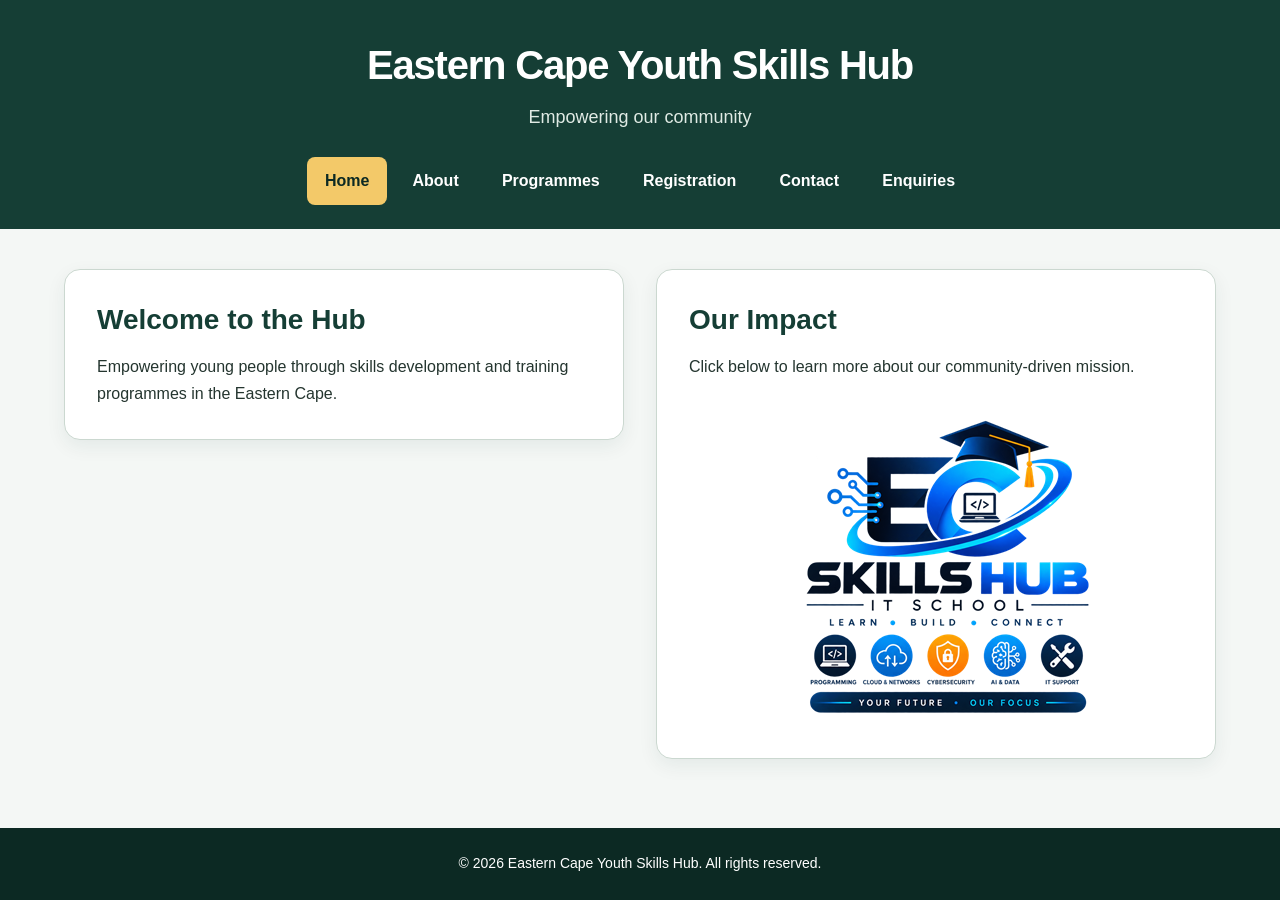
<file: Website/index.html>
<!DOCTYPE html>
<html lang="en">
<head>
    <meta charset="UTF-8">
    <meta name="viewport" content="width=device-width, initial-scale=1.0">
    <title>Eastern Cape Youth Skills Hub | Skills Development</title>
    <meta name="description"
      content="Explore the Eastern Cape Youth Skills Hub student project, featuring digital skills, 
      job readiness and entrepreneurship programmes in Gqeberha.">
    <link rel="stylesheet" href="css/styles.css">
</head>
<body>
    
    <!-- Website Header -->
<header>
    <h1>Eastern Cape Youth Skills Hub</h1>
    <p>Empowering our community</p>

    <nav aria-label="Main navigation">
        <a href="index.html" aria-current="page">Home</a>
        <a href="about.html">About</a>
        <a href="programmes.html">Programmes</a>
        <a href="registration.html">Registration</a>
        <a href="contact.html">Contact</a>
        <a href="enquiry.html">Enquiries</a>
    </nav>
</header>
    <!-- Main Page Content -->
    <main>
        <section>
            <h2>Welcome to the Hub</h2>
            <p>Empowering young people through skills development and training programmes in the Eastern Cape.</p>
        </section>

        <section>
            <h2>Our Impact</h2>
            <p>Click below to learn more about our community-driven mission.</p>
            
            <!-- Clickable Image -->
<a href="about.html">
    <picture>
        <!-- Image choices for mobile screens -->
        <source
            media="(max-width: 40rem)"
            srcset="
                images/EC_logo-small.png 352w,
                images/EC_logo-medium.png 704w"
            sizes="min(22rem, calc(90vw - 2.5rem - 2px))">

        <!-- Default image choices for larger screens -->
        <img
            src="images/EC_logo-medium.png"
            srcset="
                images/EC_logo-small.png 352w,
                images/EC_logo-medium.png 704w"
            sizes="
                (max-width: 64rem) min(22rem, calc(45vw - 3.625rem - 2px)),
                22rem"
            alt="Eastern Cape Youth Skills Hub Logo"
            class="hub-logo">
    </picture>
</a>
        </section>
    </main>

    <!-- Website Footer -->
    <footer>
        <p>&copy; 2026 Eastern Cape Youth Skills Hub. All rights reserved.</p>
    </footer>

</body>
</html>
</file>
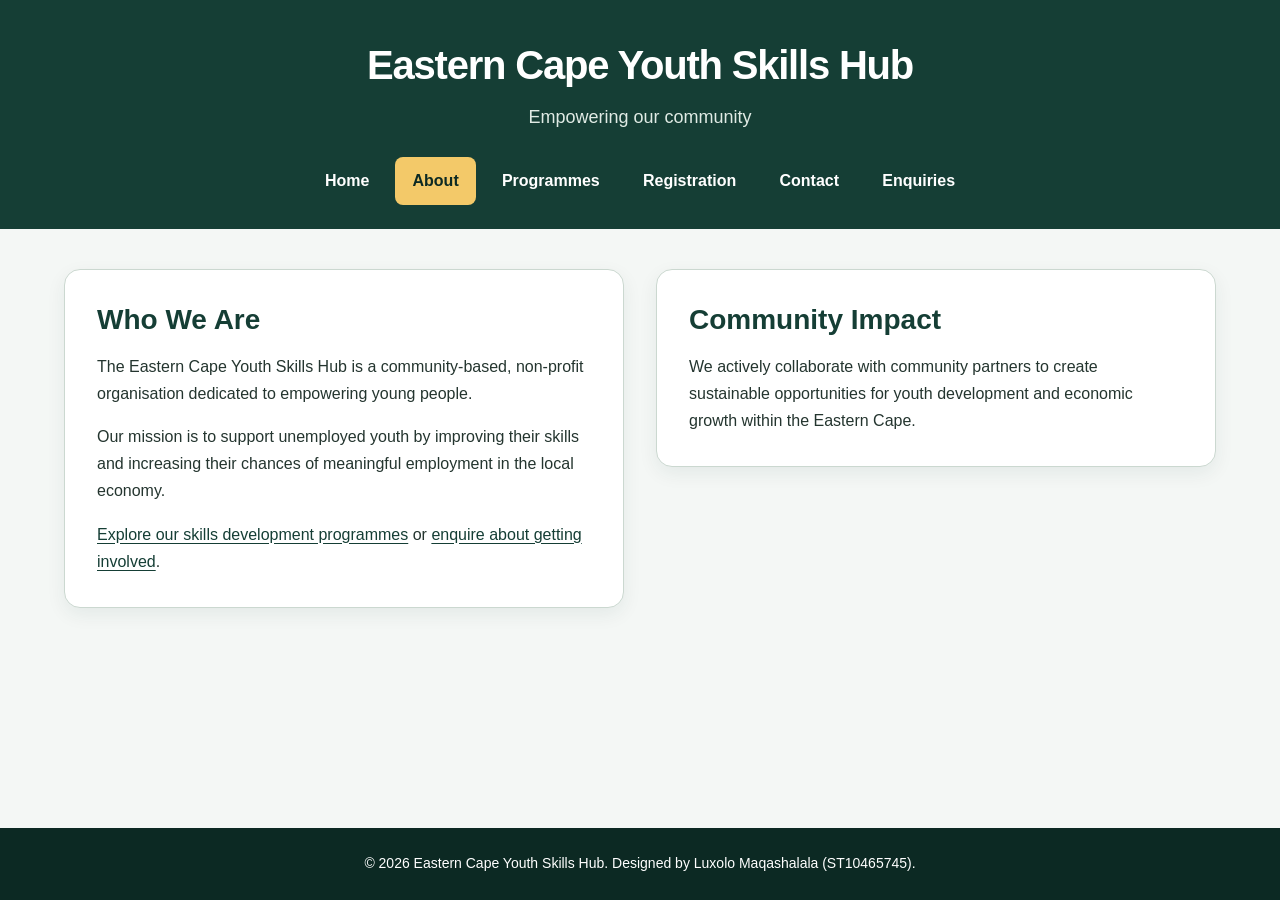
<file: Website/about.html>
<!DOCTYPE html>
<html lang="en">
<head>
    <meta charset="UTF-8">
    <meta name="viewport" content="width=device-width, initial-scale=1.0">
    <title>About Us | Eastern Cape Youth Skills Hub</title>
    <meta name="description"
      content="Learn about the Eastern Cape Youth Skills Hub's mission to support young people through digital skills,
    employment preparation and entrepreneurship.">
    <link rel="stylesheet" href="css/styles.css">
</head>
<body>
    <!-- Header and Navigation -->
    <header>
    <h1>Eastern Cape Youth Skills Hub</h1>
    <p>Empowering our community</p>

    <nav aria-label="Main navigation">
        <a href="index.html">Home</a>
        <a href="about.html" aria-current="page">About</a>
        <a href="programmes.html">Programmes</a>
        <a href="registration.html">Registration</a>
        <a href="contact.html">Contact</a>
        <a href="enquiry.html">Enquiries</a>
    </nav>
</header>

    <!-- Main Content Area -->
    <main>
        <section>
            <h2>Who We Are</h2>
            <p>The Eastern Cape Youth Skills Hub is a community-based, non-profit organisation dedicated to empowering young people.</p>
            <p>Our mission is to support unemployed youth by improving their skills and increasing their chances of meaningful employment in the local economy.</p>
            <p>
            <a href="programmes.html">Explore our skills development programmes</a>
            or
            <a href="enquiry.html">enquire about getting involved</a>.
</p>
        </section>

        <section>
            <h2>Community Impact</h2>
            <p>We actively collaborate with community partners to create sustainable opportunities for youth development and economic growth within the Eastern Cape.</p>
        </section>
    </main>

    <!-- Footer -->
    <footer>
        <p>&copy; 2026 Eastern Cape Youth Skills Hub. Designed by Luxolo Maqashalala (ST10465745).</p>
    </footer>

</body>
</html>
</file>
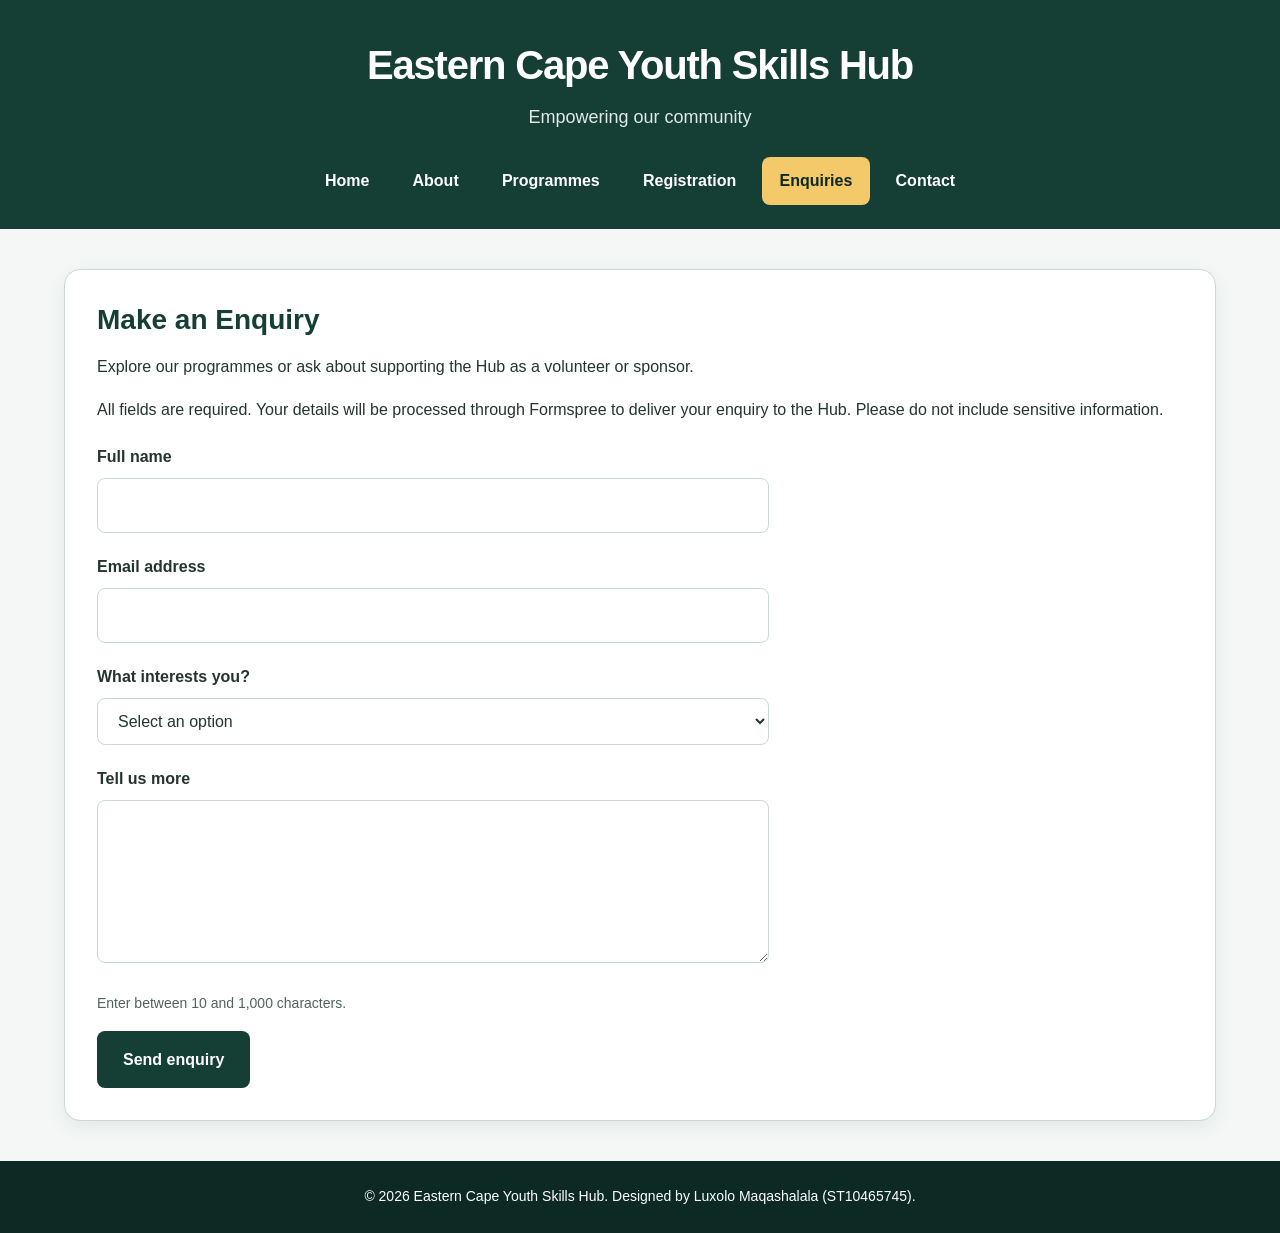
<file: Website/enquiry.html>
<!DOCTYPE html>
<html lang="en">
<head>
    <meta charset="UTF-8">
    <meta name="viewport" content="width=device-width, initial-scale=1.0">
    <meta
        name="description"
        content="Enquire about skills programmes, volunteering, and sponsorship at the Eastern Cape Youth Skills Hub.">

    <title>Programme Enquiries | Eastern Cape Youth Skills Hub</title>
    <meta name="description"
      content="Enquire about skills programmes, volunteering or sponsorship at the 
    Eastern Cape Youth Skills Hub using our online enquiry form.">
    <link rel="stylesheet" href="css/styles.css">
    <script src="js/scripts.js" defer></script>
</head>
<body>
    <header>
        <h1>Eastern Cape Youth Skills Hub</h1>
        <p>Empowering our community</p>

        <nav aria-label="Main navigation">
            <a href="index.html">Home</a>
            <a href="about.html">About</a>
            <a href="programmes.html">Programmes</a>
            <a href="registration.html">Registration</a>
            <a href="enquiry.html" aria-current="page">Enquiries</a>
            <a href="contact.html">Contact</a>
        </nav>
    </header>

    <main>
        <section aria-labelledby="enquiry-heading">
            <h2 id="enquiry-heading">Make an Enquiry</h2>
            <p>
                Explore our programmes or ask about supporting the Hub
                as a volunteer or sponsor.
            </p>
                <p id="enquiry-help">
                    All fields are required. Your details will be processed through
                    Formspree to deliver your enquiry to the Hub.
                    Please do not include sensitive information.
                </p>

           <form
                id="enquiry-form"
                action="https://formspree.io/f/xoeepynl"
                method="post"
                aria-describedby="enquiry-help">

                <label for="enquiry-name">Full name</label>
                <input
                    type="text"
                    id="enquiry-name"
                    name="fullName"
                    autocomplete="name"
                    minlength="2"
                    maxlength="100"
                    required>

                <label for="enquiry-email">Email address</label>
                <input
                    type="email"
                    id="enquiry-email"
                    name="email"
                    autocomplete="email"
                    maxlength="254"
                    required>

                <label for="enquiry-interest">What interests you?</label>
                <select
                    id="enquiry-interest"
                    name="interest"
                    required>
                    <option value="">Select an option</option>
                    <option value="computer">Computer Literacy</option>
                    <option value="job">Job Readiness</option>
                    <option value="business">Entrepreneurship</option>
                    <option value="volunteer">Volunteering</option>
                    <option value="sponsor">Sponsorship</option>
                </select>

                <label for="enquiry-message">Tell us more</label>
                <textarea
                    id="enquiry-message"
                    name="message"
                    rows="5"
                    minlength="10"
                    maxlength="1000"
                    aria-describedby="message-help"
                    required></textarea>

                <p id="message-help" class="field-help">
                    Enter between 10 and 1,000 characters.
                </p>

                <button id="enquiry-check" type="submit" disabled>
                    Send enquiry
                </button>

                <noscript>
                    <p>
                        Enable JavaScript to use the enquiry checker.
                    </p>
                </noscript>
            </form>

            <div
                id="enquiry-result"
                class="enquiry-result"
                role="status"
                aria-live="polite"
                aria-atomic="true"></div>
        </section>
    </main>

    <footer>
        <p>
            &copy; 2026 Eastern Cape Youth Skills Hub.
            Designed by Luxolo Maqashalala (ST10465745).
        </p>
    </footer>
</body>
</html>
</file>
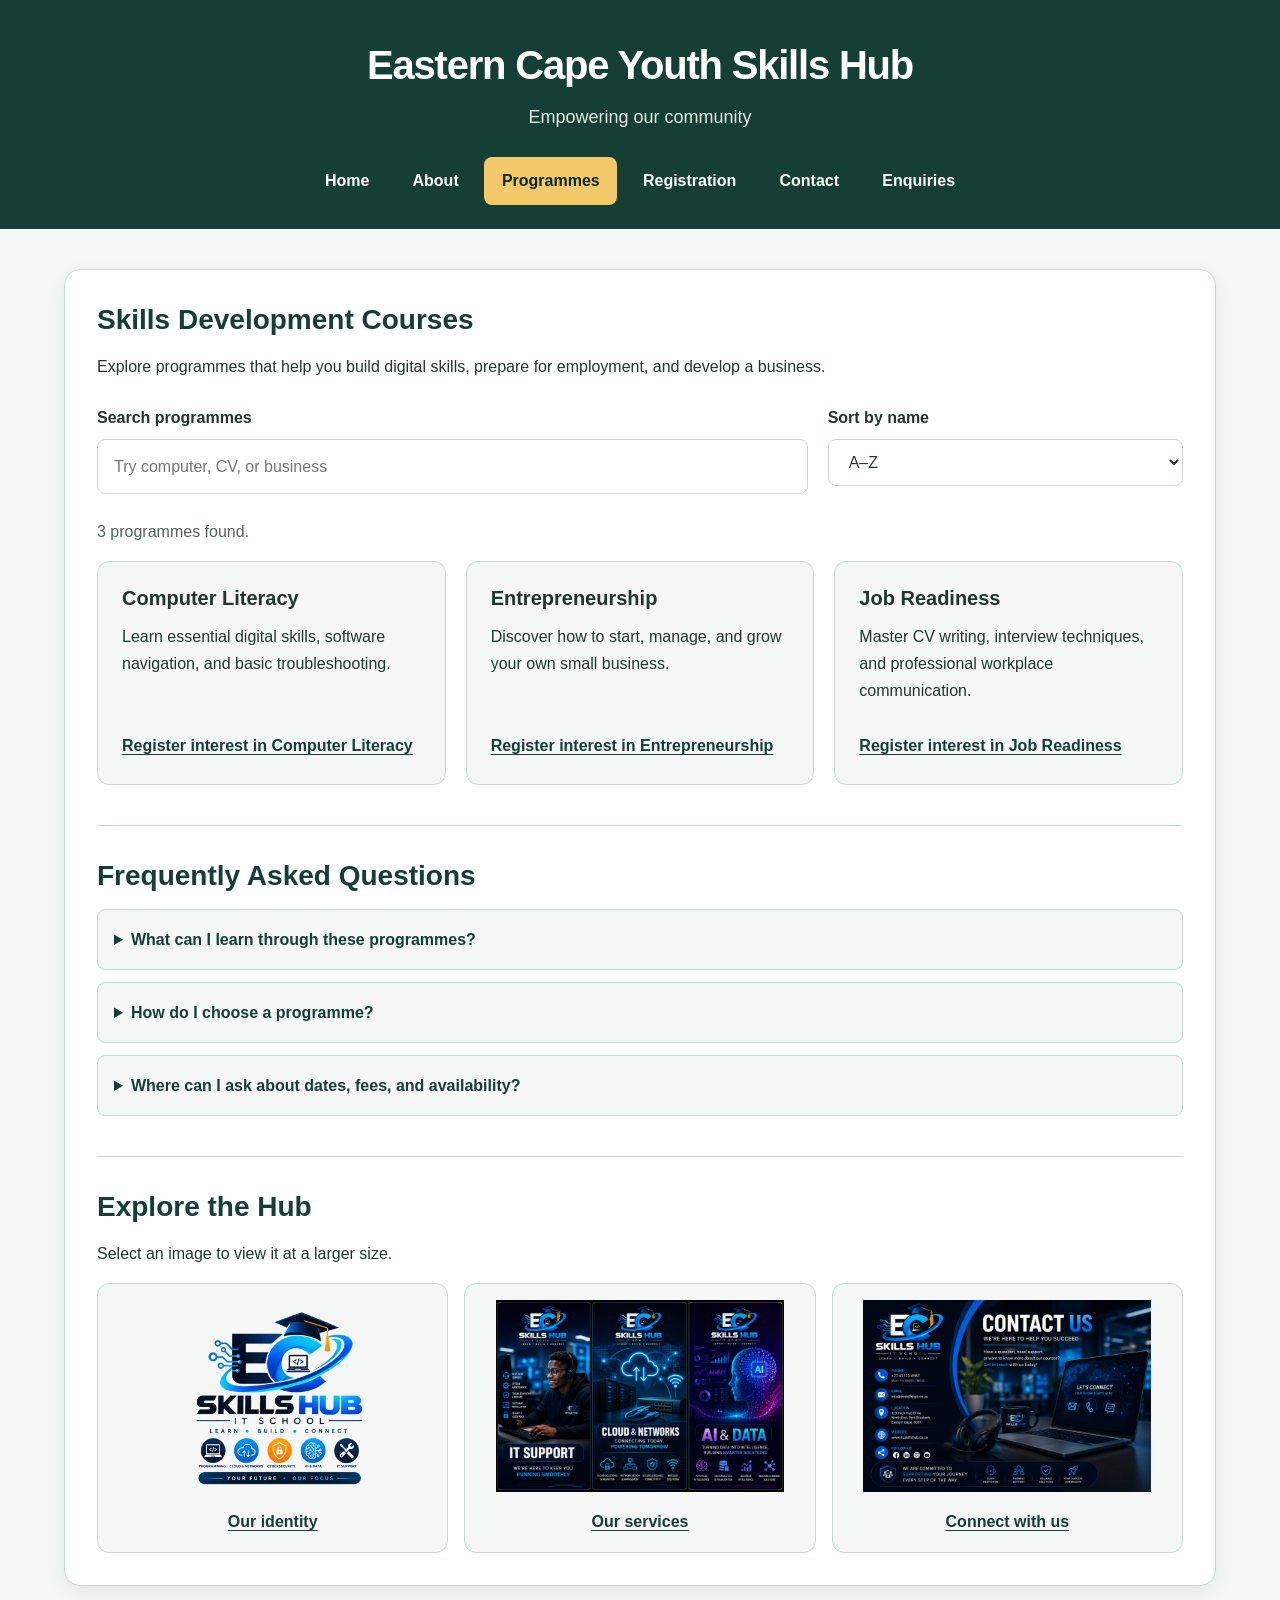
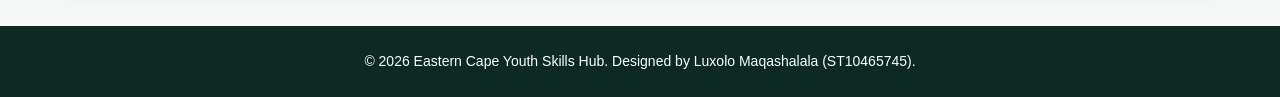
<file: Website/programmes.html>
<!DOCTYPE html>
<html lang="en">
<head>
    <meta charset="UTF-8">
    <meta name="viewport" content="width=device-width, initial-scale=1.0">
    <title>Skills Programmes | Eastern Cape Youth Skills Hub</title>
    <meta name="description"
    content="Browse and search Computer Literacy, 
    Job Readiness and Entrepreneurship programmes at the Eastern Cape Youth Skills Hub.">
    <link rel="stylesheet" href="css/styles.css">
    <script src="js/scripts.js" defer></script>
</head>
<body>

    <!-- Header and Navigation -->
<header>
    <h1>Eastern Cape Youth Skills Hub</h1>
    <p>Empowering our community</p>

    <nav aria-label="Main navigation">
        <a href="index.html">Home</a>
        <a href="about.html">About</a>
        <a href="programmes.html" aria-current="page">Programmes</a>
        <a href="registration.html">Registration</a>
        <a href="contact.html">Contact</a>
        <a href="enquiry.html">Enquiries</a>
    </nav>
</header>

    <!-- Main Content Area -->
<main>
    <section aria-labelledby="programmes-heading">
        <h2 id="programmes-heading">Skills Development Courses</h2>
        <p>
            Explore programmes that help you build digital skills,
            prepare for employment, and develop a business.
        </p>

        <div class="programme-controls">
            <div>
                <label for="programme-search">Search programmes</label>
                <input
                    type="search"
                    id="programme-search"
                    placeholder="Try computer, CV, or business">
            </div>

            <div>
                <label for="programme-sort">Sort by name</label>
                <select id="programme-sort">
                    <option value="az">A–Z</option>
                    <option value="za">Z–A</option>
                </select>
            </div>
        </div>

        <p id="programme-count" role="status"></p>

        <!-- JavaScript inserts programme cards here. -->
        <div id="programme-list" class="programme-grid"></div>

        <noscript>
            <p>
                Please enable JavaScript to search our Computer Literacy,
                Job Readiness, and Entrepreneurship programmes.
                You can also <a href="contact.html">contact us</a>
                for programme information.
            </p>
        </noscript>
            <div class="programme-faq">
        <h2>Frequently Asked Questions</h2>

        <details>
            <summary>What can I learn through these programmes?</summary>
            <p>
                Computer Literacy covers essential digital skills.
                Job Readiness focuses on CVs, interviews, and workplace
                communication. Entrepreneurship introduces starting
                and managing a small business.
            </p>
        </details>

        <details>
            <summary>How do I choose a programme?</summary>
            <p>
                Use the search above to explore topics that interest you.
                Compare the descriptions and choose a programme that
                supports your learning goals.
            </p>
        </details>

        <details>
            <summary>Where can I ask about dates, fees, and availability?</summary>
            <p>
                Visit our <a href="contact.html">Contact page</a> to ask
                for programme details before making arrangements.
            </p>
        </details>
    </div>
        <div class="programme-gallery">
        <h2>Explore the Hub</h2>
        <p>Select an image to view it at a larger size.</p>

        <div class="gallery-grid">
            <a class="gallery-link" href="images/EC_logo.png">
                <img
                    src="images/EC_logo-small.png"
                    alt="Eastern Cape Youth Skills Hub logo"
                    loading="lazy">
                <span>Our identity</span>
            </a>

            <a class="gallery-link" href="images/services.png">
                <img
                    src="images/services.png"
                    alt="Skills Hub services promotional graphic"
                    loading="lazy">
                <span>Our services</span>
            </a>

            <a class="gallery-link" href="images/contact_us.png">
                <img
                    src="images/contact_us.png"
                    alt="Skills Hub contact promotional graphic"
                    loading="lazy">
                <span>Connect with us</span>
            </a>
        </div>
    </div>
    </section>
</main>
    <dialog id="image-lightbox" aria-labelledby="lightbox-caption">
        <form method="dialog" class="lightbox-controls">
            <button type="submit" autofocus>Close image</button>
        </form>

        <img id="lightbox-image" alt="">
        <p id="lightbox-caption"></p>
    </dialog>

    <!-- Footer -->
    <footer>
        <p>&copy; 2026 Eastern Cape Youth Skills Hub. Designed by Luxolo Maqashalala (ST10465745).</p>
    </footer>

</body>
</html>
</file>
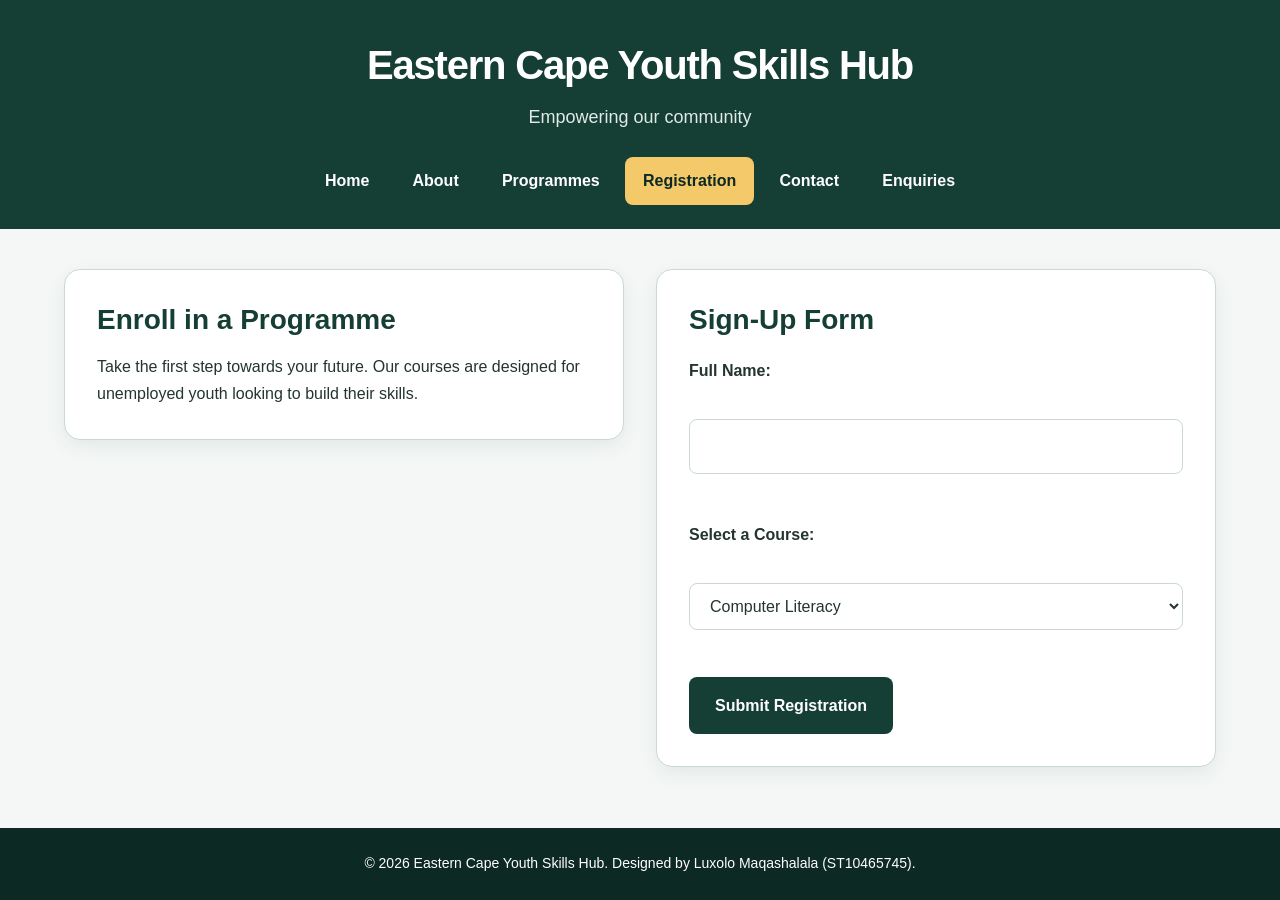
<file: Website/registration.html>
<!DOCTYPE html>
<html lang="en">
<head>
    <meta charset="UTF-8">
    <meta name="viewport" content="width=device-width, initial-scale=1.0">
    <title>Register Your Interest | Eastern Cape Youth Skills Hub</title>
    <meta name="description"
      content="Explore the programme registration prototype for the Eastern Cape Youth Skills 
      Hub and register your interest in developing practical skills.">
    <link rel="stylesheet" href="css/styles.css">
</head>
<body>

    <!-- Header and Navigation -->
<header>
    <h1>Eastern Cape Youth Skills Hub</h1>
    <p>Empowering our community</p>

    <nav aria-label="Main navigation">
        <a href="index.html">Home</a>
        <a href="about.html">About</a>
        <a href="programmes.html">Programmes</a>
       <a href="registration.html" aria-current="page">Registration</a>
        <a href="contact.html">Contact</a>
        <a href="enquiry.html">Enquiries</a>
    </nav>
</header>

    <!-- Main Content Area -->
    <main>
        <section>
            <h2>Enroll in a Programme</h2>
            <p>Take the first step towards your future. Our courses are designed for unemployed youth looking to build their skills.</p>
        </section>

        <section>
            <h2>Sign-Up Form</h2>
            <!-- A basic HTML form structure for visual representation -->
            <form action="#" method="POST">
                <label for="fullname">Full Name:</label><br>
                <input type="text" id="fullname" name="fullname"><br><br>

                <label for="course">Select a Course:</label><br>
                <select id="course" name="course">
                    <option value="computer">Computer Literacy</option>
                    <option value="job">Job Readiness</option>
                    <option value="business">Entrepreneurship</option>
                </select><br><br>

                <input type="submit" value="Submit Registration">
            </form>
        </section>
    </main>

    <!-- Footer -->
    <footer>
        <p>&copy; 2026 Eastern Cape Youth Skills Hub. Designed by Luxolo Maqashalala (ST10465745).</p>
    </footer>

</body>
</html>
</file>
<file: Website/css/styles.css>
/* =========================================
   1. RESET AND SHARED COLOURS
   ========================================= */

*,
*::before,
*::after {
    box-sizing: border-box;
    margin: 0;
    padding: 0;
}

:root {
    --primary: #153e35;
    --primary-dark: #0c2923;
    --accent: #f3c969;
    --background: #f4f7f5;
    --surface: #ffffff;
    --text: #24352f;
    --muted: #52645c;
    --border: #cbd8d0;
}

/* =========================================
   2. BASE STYLES AND TYPOGRAPHY
   ========================================= */

body {
    min-height: 100vh;
    display: flex;
    flex-direction: column;
    background-color: var(--background);
    color: var(--text);
    font-family: Arial, Helvetica, sans-serif;
    font-size: 1rem;
    line-height: 1.7;
}

h1,
h2,
h3 {
    line-height: 1.25;
    font-weight: 700;
}

h1 {
    font-size: 2.5rem;
    letter-spacing: -0.03em;
}

h2 {
    margin-bottom: 1rem;
    color: var(--primary);
    font-size: 1.75rem;
}

h3 {
    margin-bottom: 0.75rem;
    font-size: 1.25rem;
}

p {
    margin-bottom: 1rem;
}

p:last-child {
    margin-bottom: 0;
}

a {
    color: var(--primary);
    text-underline-offset: 0.2em;
}

a:hover {
    text-decoration-thickness: 0.15em;
}

/* Visible keyboard focus for links and form controls. */
a:focus-visible,
input:focus-visible,
select:focus-visible,
textarea:focus-visible,
button:focus-visible {
    outline: 3px solid #005fcc;
    outline-offset: 4px;
}

/* =========================================
   3. HEADER AND NAVIGATION
   ========================================= */

header {
    padding: 2.5rem 5% 1.5rem;
    background-color: var(--primary);
    color: var(--surface);
    text-align: center;
}

header p {
    margin-top: 0.75rem;
    color: #e0ebe5;
    font-size: 1.125rem;
}

/*
   This works with the current HTML:
   navigation inside the header on most pages,
   and directly below it on the Home page.
*/
nav {
    display: flex;
    flex-wrap: wrap;
    justify-content: center;
    gap: 0.5rem;
    padding: 1rem 5%;
    background-color: var(--primary);
}

header nav {
    margin-top: 1.5rem;
    padding: 0;
}

nav a {
    display: inline-block;
    padding: 0.65rem 1.1rem;
    border-radius: 0.5rem;
    color: var(--surface);
    font-weight: 700;
    text-decoration: none;
    transition: background-color 0.2s, color 0.2s;
}

nav a:hover,
nav a[aria-current="page"] {
    background-color: var(--accent);
    color: var(--primary-dark);
}

nav a:active {
    background-color: #e6b74b;
    color: var(--primary-dark);
}

nav a:focus-visible {
    outline-color: var(--accent);
}

/* =========================================
   4. MAIN CONTENT AND DESKTOP LAYOUT
   ========================================= */

main {
    width: 90%;
    max-width: 72rem;
    margin: 2.5rem auto;
    flex: 1;

    display: grid;
    grid-template-columns: repeat(2, minmax(0, 1fr));
    gap: 2rem;
    align-content: start;
    align-items: start;
}

main > section {
    min-width: 0;
    padding: 2rem;
    border: 1px solid var(--border);
    border-radius: 1rem;
    background-color: var(--surface);
    box-shadow: 0 0.4rem 1.2rem rgb(21 62 53 / 7%);
}

/* A page with one section uses the full grid width. */
main > section:only-child {
    grid-column: 1 / -1;
}

main ul {
    padding-left: 1.5rem;
}

main li {
    margin-bottom: 0.85rem;
}

main li:last-child {
    margin-bottom: 0;
}

main p,
main li {
    overflow-wrap: anywhere;
}

/* =========================================
   5. IMAGES
   ========================================= */

img {
    display: block;
    max-width: 100%;
    height: auto;
}

main img {
    margin-top: 1.25rem;
    border-radius: 0.75rem;
}

/* =========================================
   6. REGISTRATION FORM
   ========================================= */

form {
    margin-top: 1.25rem;
}

label {
    display: block;
    margin-bottom: 0.5rem;
    font-weight: 700;
}

input,
select,
textarea,
button {
    font: inherit;
}

input[type="text"],
input[type="email"],
input[type="tel"],
select,
textarea {
    width: 100%;
    min-width: 0;
    margin-bottom: 1.25rem;
    padding: 0.8rem 1rem;
    border: 1px solid var(--border);
    border-radius: 0.5rem;
    background-color: var(--surface);
    color: var(--text);
}

input:hover,
select:hover,
textarea:hover {
    border-color: var(--primary);
}

input[type="submit"],
button {
    min-height: 2.75rem;
    padding: 0.8rem 1.5rem;
    border: 2px solid transparent;
    border-radius: 0.5rem;
    background-color: var(--primary);
    color: var(--surface);
    font-weight: 700;
    white-space: normal;
    cursor: pointer;
    transition: background-color 0.2s;
}

input[type="submit"]:hover,
button:hover {
    background-color: var(--primary-dark);
}

input[type="submit"]:active,
button:active {
    background-color: #245f50;
}

/* =========================================
   7. FOOTER
   ========================================= */

footer {
    padding: 1.5rem 5%;
    background-color: var(--primary-dark);
    color: var(--surface);
    text-align: center;
    font-size: 0.875rem;
}

/* =========================================
   8. TABLET: 1024px AND BELOW
   ========================================= */

@media (max-width: 64rem) {
    h1 {
        font-size: 2rem;
    }

    main {
        gap: 1.25rem;
    }

    main > section {
        padding: 1.5rem;
    }

    nav a {
        padding: 0.65rem 0.85rem;
    }
}

/* =========================================
   9. MOBILE: 640px AND BELOW
   ========================================= */

@media (max-width: 40rem) {
    header {
        padding: 2rem 5% 1rem;
    }

    h1 {
        font-size: 1.75rem;
    }

    h2 {
        font-size: 1.4rem;
    }

    header p {
        font-size: 1rem;
    }

    nav {
        flex-direction: column;
        align-items: stretch;
        gap: 0.35rem;
    }

    nav a {
        text-align: center;
    }

    main {
        grid-template-columns: 1fr;
        margin: 1.5rem auto;
    }

    main > section {
        padding: 1.25rem;
    }

    input[type="submit"],
    button {
        width: 100%;
    }
}

/* Respect users who prefer reduced motion. */
@media (prefers-reduced-motion: reduce) {
    *,
    *::before,
    *::after {
        transition: none !important;
    }
}

/* Outside the media query: applies to all users. */
main img.hub-logo {
    width: 100%;
    max-width: 22rem;
    height: auto;
    margin: 1.25rem auto 0;
}
/* =========================================
   PART 3: PROGRAMME SEARCH AND CARDS
   ========================================= */

.programme-controls {
    display: grid;
    grid-template-columns: 2fr 1fr;
    gap: 1.25rem;
    margin: 1.5rem 0;
}

.programme-controls > div {
    min-width: 0;
}

.programme-controls input,
.programme-controls select {
    width: 100%;
    min-width: 0;
    margin: 0;
    padding: 0.8rem 1rem;
    border: 1px solid var(--border);
    border-radius: 0.5rem;
    background-color: var(--surface);
    color: var(--text);
    font: inherit;
}

.programme-controls input:hover {
    border-color: var(--primary);
}

#programme-count {
    margin-bottom: 1rem;
    color: var(--muted);
}

.programme-grid {
    display: grid;
    grid-template-columns: repeat(3, minmax(0, 1fr));
    gap: 1.25rem;
}

.programme-card {
    display: flex;
    flex-direction: column;
    min-width: 0;
    padding: 1.5rem;
    border: 1px solid var(--border);
    border-radius: 0.75rem;
    background-color: var(--background);
}

.programme-card p {
    flex: 1;
}

.programme-card a {
    display: inline-block;
    margin-top: 0.75rem;
    font-weight: 700;
    overflow-wrap: anywhere;
}

.programme-empty {
    grid-column: 1 / -1;
}

@media (max-width: 64rem) {
    .programme-grid {
        grid-template-columns: repeat(2, minmax(0, 1fr));
    }
}

@media (max-width: 40rem) {
    .programme-controls,
    .programme-grid {
        grid-template-columns: 1fr;
    }
}
/* Part 3: expandable programme FAQs */
.programme-faq {
    margin-top: 2.5rem;
    padding-top: 2rem;
    border-top: 1px solid var(--border);
}

.programme-faq details {
    margin-bottom: 0.75rem;
    border: 1px solid var(--border);
    border-radius: 0.5rem;
    background-color: var(--background);
}

.programme-faq summary {
    padding: 1rem;
    color: var(--primary);
    font-weight: 700;
    cursor: pointer;
    transition: background-color 0.2s;
}

.programme-faq summary:hover {
    background-color: #e0ebe5;
}

.programme-faq summary:focus-visible {
    outline: 3px solid #005fcc;
    outline-offset: 3px;
}

.programme-faq details[open] summary {
    border-bottom: 1px solid var(--border);
}

.programme-faq details p {
    padding: 1rem;
}

@media (prefers-reduced-motion: reduce) {
    .programme-faq summary {
        transition: none;
    }
}
/* Part 3: gallery and lightbox */
.programme-gallery {
    margin-top: 2.5rem;
    padding-top: 2rem;
    border-top: 1px solid var(--border);
}

.gallery-grid {
    display: grid;
    grid-template-columns: repeat(3, minmax(0, 1fr));
    gap: 1rem;
}

.gallery-link {
    display: block;
    min-width: 0;
    padding: 1rem;
    border: 1px solid var(--border);
    border-radius: 0.75rem;
    background-color: var(--background);
    text-align: center;
    font-weight: 700;
}

.gallery-link img {
    width: 100%;
    height: 12rem;
    margin: 0 0 1rem;
    object-fit: contain;
}

.gallery-link:hover {
    background-color: #e0ebe5;
}

#image-lightbox {
    width: 90%;
    max-width: 55rem;
    max-height: 90vh;
    margin: auto;
    padding: 1.25rem;
    overflow: auto;
    border: 1px solid var(--border);
    border-radius: 0.75rem;
    background-color: var(--surface);
    color: var(--text);
}

#image-lightbox::backdrop {
    background-color: rgb(0 0 0 / 75%);
}

.lightbox-controls {
    display: flex;
    justify-content: flex-end;
    margin: 0 0 1rem;
}

#lightbox-image {
    width: 100%;
    max-height: 65vh;
    height: auto;
    object-fit: contain;
}

#lightbox-caption {
    margin-top: 1rem;
    text-align: center;
}

@media (max-width: 40rem) {
    .gallery-grid {
        grid-template-columns: 1fr;
    }
}

/* Animate only when the user has not requested reduced motion. */
@media (prefers-reduced-motion: no-preference) {
    #image-lightbox[open] {
        animation: lightbox-appear 0.2s ease-out;
    }

    @keyframes lightbox-appear {
        from {
            opacity: 0;
            transform: translateY(0.75rem);
        }

        to {
            opacity: 1;
            transform: translateY(0);
        }
    }
}
/* Part 3: enquiry form */
#enquiry-form {
    max-width: 42rem;
}

#enquiry-message {
    resize: vertical;
    min-height: 8rem;
}

.field-help {
    color: var(--muted);
    font-size: 0.875rem;
    margin-bottom: 1rem;
}

.enquiry-result:empty {
    display: none;
}

.enquiry-result:not(:empty) {
    margin-top: 1.5rem;
    padding: 1.25rem;
    border-left: 0.3rem solid var(--primary);
    border-radius: 0.5rem;
    background-color: var(--background);
}

button:disabled {
    opacity: 0.6;
    cursor: not-allowed;
}
/* Part 3: general contact form */
#contact-form {
    max-width: 42rem;
}

#contact-message {
    min-height: 10rem;
    resize: vertical;
}

#contact-status:not(:empty) {
    margin-top: 1.25rem;
    padding: 1rem;
    border-left: 0.3rem solid var(--primary);
    background-color: var(--background);
    overflow-wrap: anywhere;
}
/* Contact page interactive map */
.location-section {
    margin-top: 2.5rem;
}

#training-map {
    width: 100%;
    height: 24rem;
    margin: 1.25rem 0;
    border: 1px solid var(--border);
    border-radius: 0.75rem;
    isolation: isolate;
}

/* Prevent general website image styles affecting map tiles. */
#training-map img {
    max-width: none;
    margin: 0;
    border-radius: 0;
    box-shadow: none;
}

#map-status:empty {
    display: none;
}

@media (max-width: 40rem) {
    #training-map {
        height: 18rem;
    }
}
</file>
